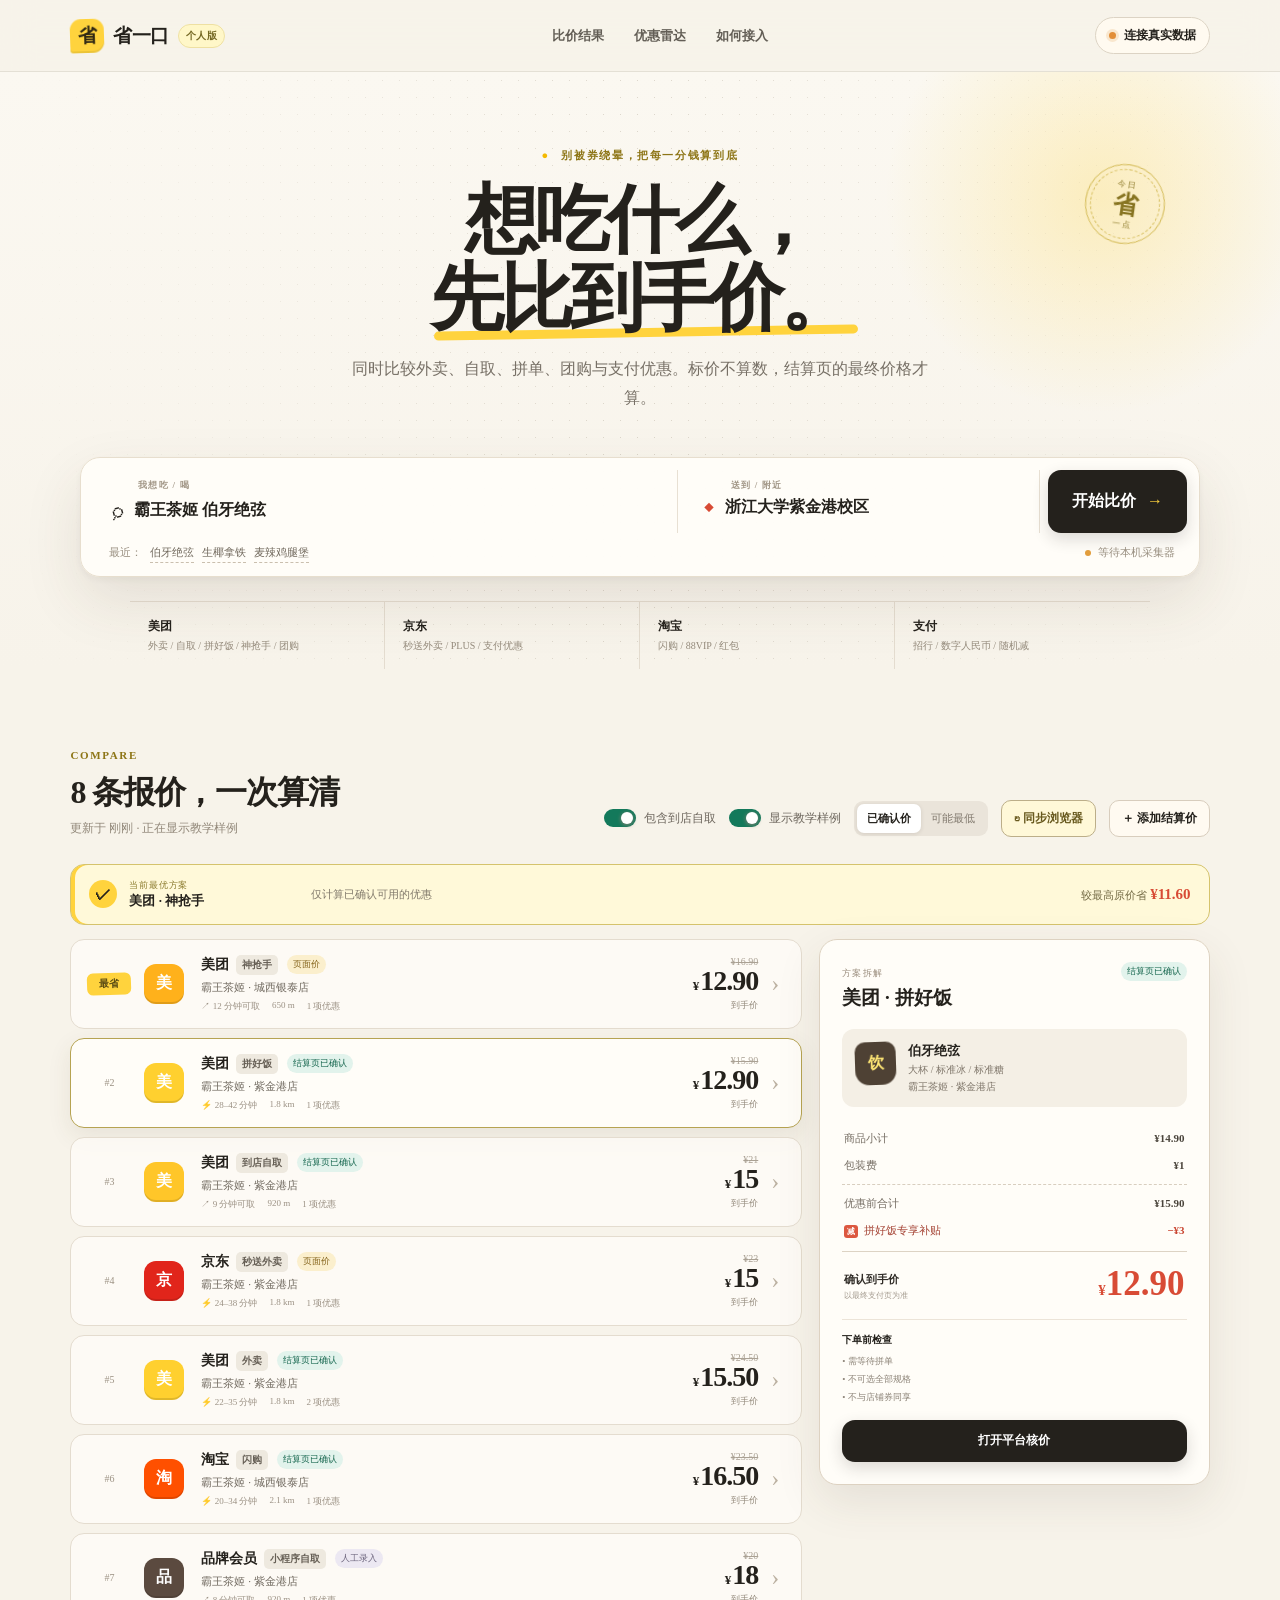
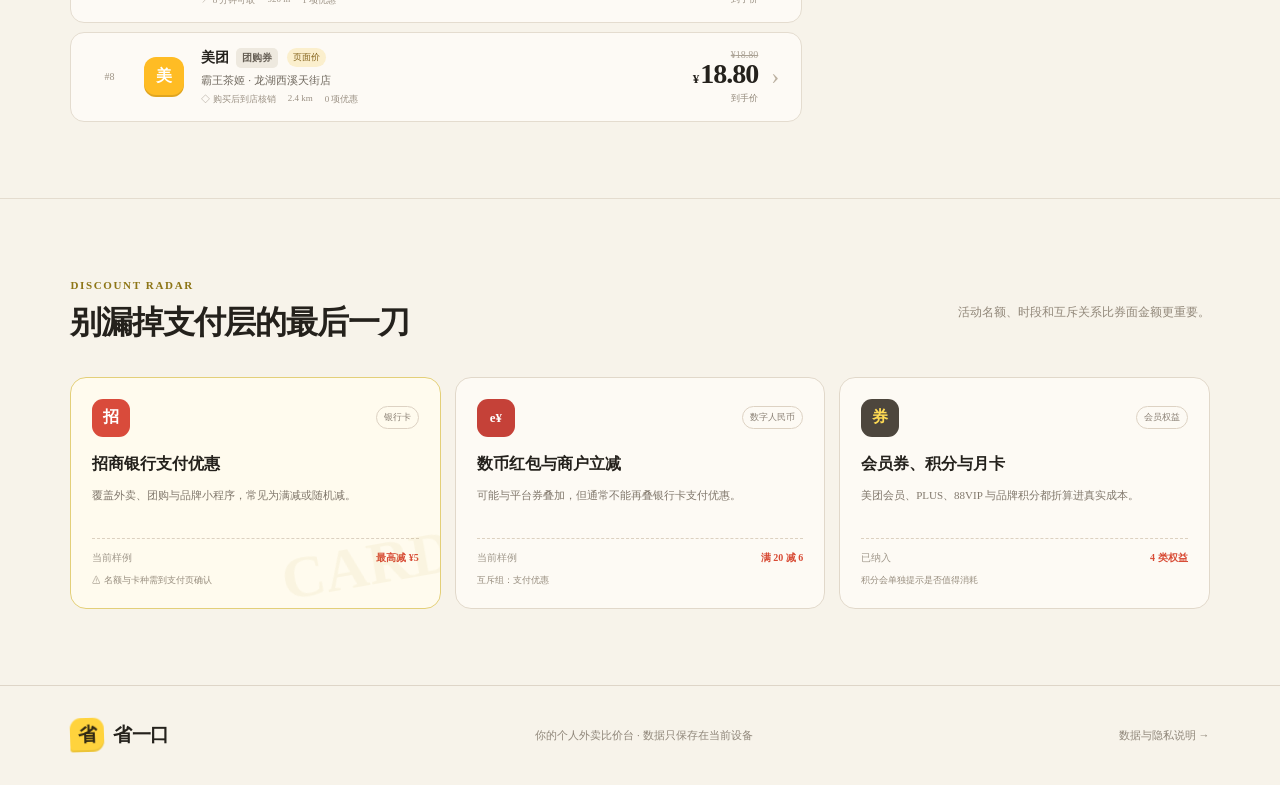
<file: index.html>
<!doctype html>
<html lang="zh-CN">
  <head>
    <meta charset="UTF-8" />
    <meta name="viewport" content="width=device-width, initial-scale=1.0" />
    <meta name="description" content="比较外卖、自取、拼单、团购、银行卡与数字人民币优惠，算出真实到手价。" />
    <meta property="og:title" content="省一口｜个人外卖优惠比价台" />
    <meta property="og:description" content="从本机浏览器采集已登录平台的真实报价。" />
    <link rel="icon" href="/favicon.svg" />
    <title>省一口｜个人外卖优惠比价台</title>
    <script type="module" crossorigin src="/assets/index-DDPH3Tz4.js"></script>
    <link rel="stylesheet" crossorigin href="/assets/index-DX4umS6t.css">
  </head>
  <body>
    <div id="root"></div>
  </body>
</html>
</file>
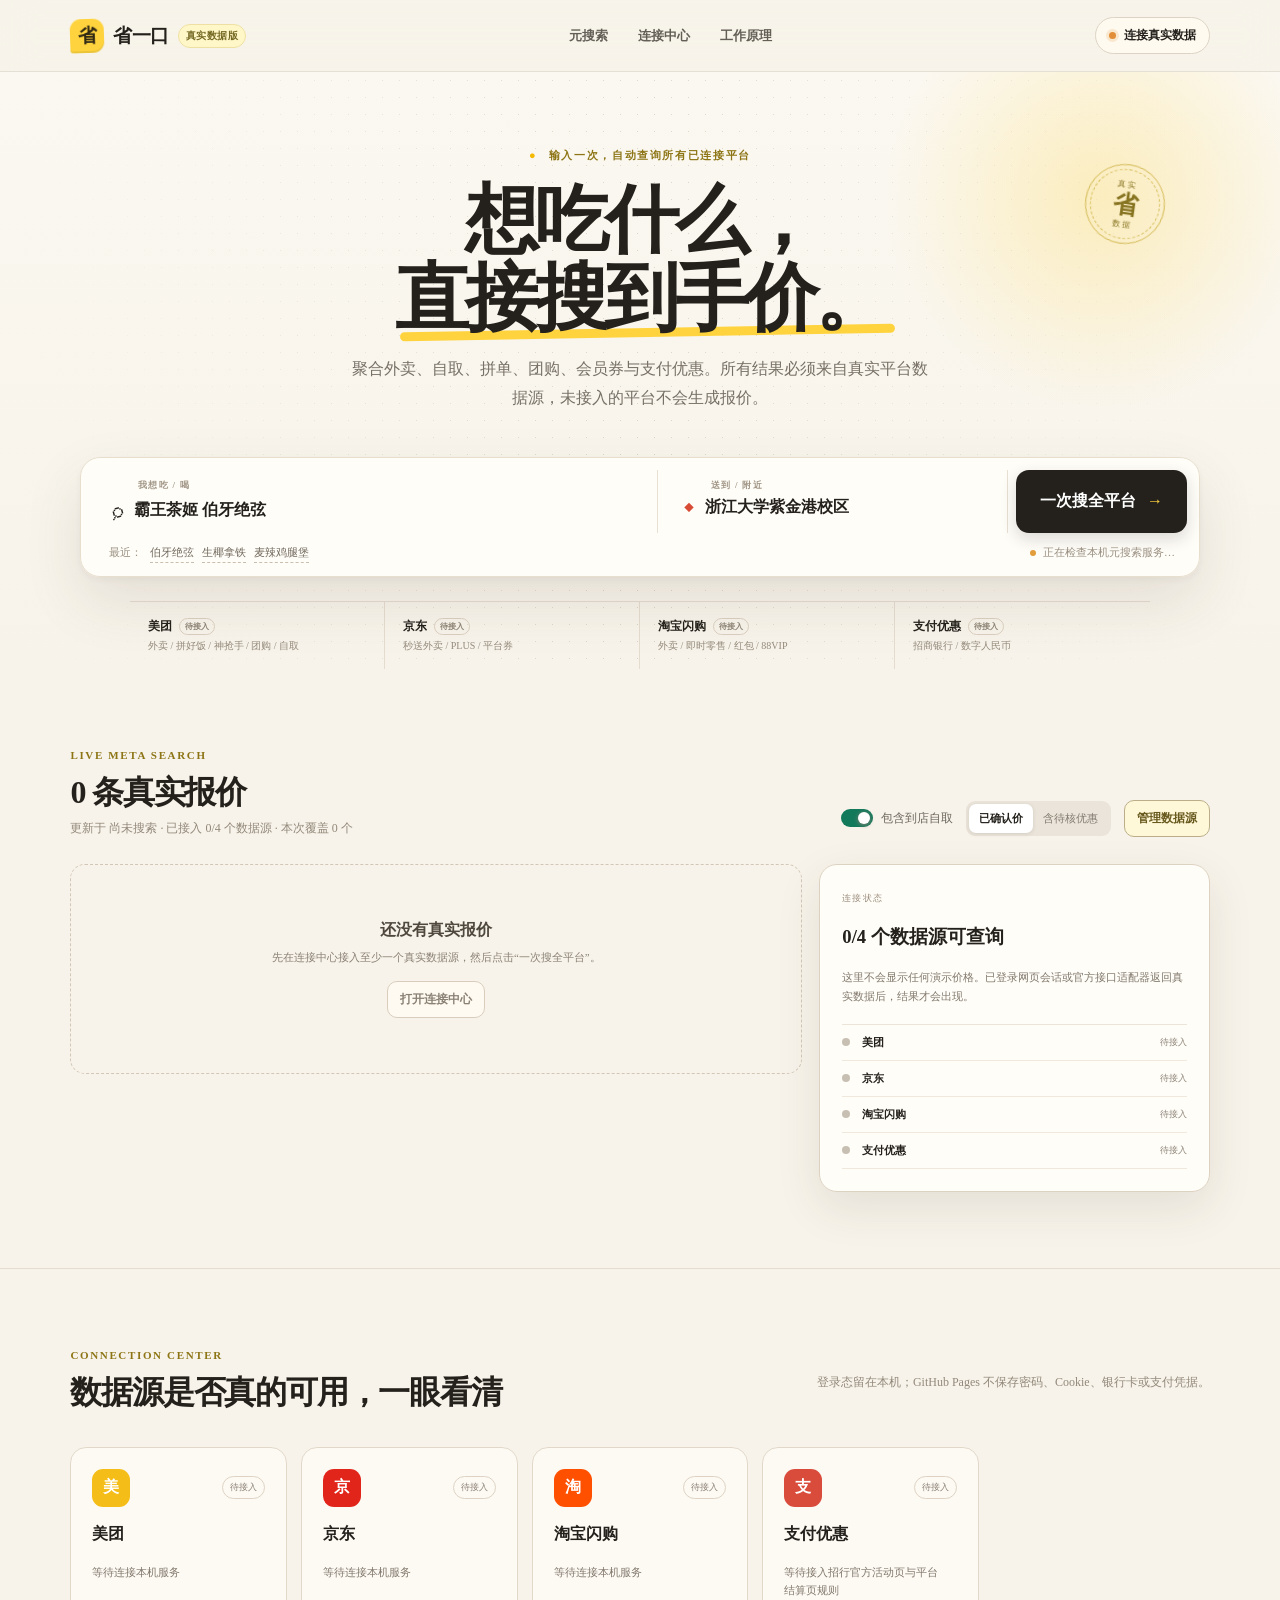
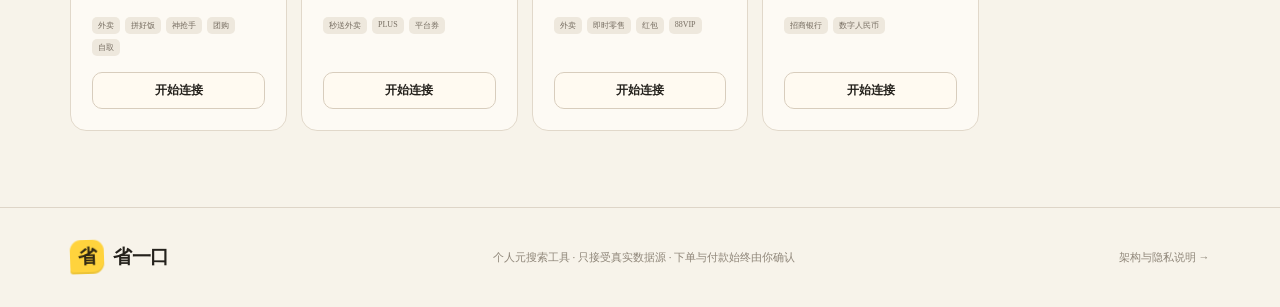
<file: shengyikou/index.html>
<!doctype html>
<html lang="zh-CN">
  <head>
    <meta charset="UTF-8" />
    <meta name="viewport" content="width=device-width, initial-scale=1.0" />
    <meta name="description" content="比较外卖、自取、拼单、团购、银行卡与数字人民币优惠，算出真实到手价。" />
    <meta property="og:title" content="省一口｜个人外卖优惠比价台" />
    <meta property="og:description" content="从本机浏览器采集已登录平台的真实报价。" />
    <link rel="icon" href="/shengyikou/favicon.svg" />
    <title>省一口｜个人外卖优惠比价台</title>
    <script type="module" crossorigin src="/shengyikou/assets/index-B_aYnl_v.js"></script>
    <link rel="stylesheet" crossorigin href="/shengyikou/assets/index-eoS1HIRp.css">
  </head>
  <body>
    <div id="root"></div>
  </body>
</html>
</file>
<file: assets/index-DX4umS6t.css>
:root{--ink:#24211c;--muted:#777066;--paper:#f7f3ea;--card:#fffdf8;--yellow:#ffd33d;--yellow-deep:#f4b900;--green:#13795b;--red:#d84b35;--line:#e8e0d3}*{box-sizing:border-box}html{scroll-behavior:smooth}body{background:var(--paper);color:var(--ink);font-family:var(--font-geist-sans), "PingFang SC", "Microsoft YaHei", sans-serif;margin:0}button,input,select{font:inherit}button,a{-webkit-tap-highlight-color:transparent}button{color:inherit}a{color:inherit;text-decoration:none}.topbar{-webkit-backdrop-filter:blur(18px);backdrop-filter:blur(18px);z-index:30;background:#f7f3eaeb;border-bottom:1px solid #3f34251a;justify-content:space-between;align-items:center;height:72px;padding:0 5.5vw;display:flex;position:sticky;top:0}.brand{letter-spacing:-.5px;align-items:center;gap:9px;font-size:19px;font-weight:800;display:inline-flex}.brand-mark{background:var(--yellow);color:#2f2713;border-radius:11px 11px 11px 3px;place-items:center;width:34px;height:34px;font-weight:900;display:grid;transform:rotate(-2deg);box-shadow:inset 0 -2px #4a39001a}.beta{letter-spacing:.5px;color:#756823;background:#fff7c8;border:1px solid #eee0a2;border-radius:99px;padding:4px 7px;font-size:10px;font-weight:700}.nav-links{color:#635e56;align-items:center;gap:30px;font-size:13px;font-weight:600;display:flex}.nav-links a:hover,.text-button:hover{color:var(--ink)}.text-button{cursor:pointer;background:0 0;border:0;padding:0}.account-chip{cursor:pointer;background:#fffaf0;border:1px solid #dcd3c4;border-radius:999px;padding:9px 13px;font-size:12px;font-weight:650}.account-chip.connected{color:#17664f;background:#eef8f3;border-color:#b7d6c8}.account-chip.connected .status-dot{background:#1a8b68;box-shadow:0 0 0 3px #d9eee7}.status-dot{background:#e28e38;border-radius:50%;width:7px;height:7px;margin-right:5px;display:inline-block;box-shadow:0 0 0 3px #f9e7ce}.hero{background:radial-gradient(circle at 86% 21%, #ffd33d47, transparent 18%), linear-gradient(180deg, #fbf8f1 0%, var(--paper) 100%);min-height:520px;padding:76px 5.5vw 0;position:relative;overflow:hidden}.hero:before{content:"";pointer-events:none;opacity:.25;background-image:radial-gradient(#82745d .6px,#0000 .7px);background-size:17px 17px;position:absolute;inset:0;-webkit-mask-image:linear-gradient(90deg,#0000 0%,#000 50%,#0000 100%);mask-image:linear-gradient(90deg,#0000 0%,#000 50%,#0000 100%)}.hero-copy{text-align:center;z-index:1;max-width:720px;margin:0 auto;position:relative}.eyebrow,.section-kicker{color:#8d7516;text-transform:uppercase;letter-spacing:1.65px;font-size:11px;font-weight:800}.eyebrow span{color:var(--yellow-deep);margin-right:7px}h1{letter-spacing:-4px;margin:19px 0 18px;font-family:Georgia,Noto Serif SC,serif;font-size:clamp(44px,6vw,74px);font-weight:750;line-height:1.05}h1 em{white-space:nowrap;font-style:normal;position:relative}h1 em:after{content:"";background:var(--yellow);z-index:-1;border-radius:9px;height:9px;position:absolute;bottom:2px;left:1%;right:-2%;transform:rotate(-1deg)}.hero-copy p{color:var(--muted);max-width:590px;margin:0 auto;font-size:16px;line-height:1.8}.hero-stamp{color:#877421;z-index:1;border:1px solid #d3ba55;border-radius:50%;flex-direction:column;justify-content:center;align-items:center;gap:2px;width:80px;height:80px;font-family:serif;display:flex;position:absolute;top:92px;right:9vw;transform:rotate(8deg)}.hero-stamp:before{content:"";border:1px dashed #d3ba55;border-radius:50%;position:absolute;inset:4px}.hero-stamp span{letter-spacing:2px;font-size:8px}.hero-stamp strong{font-size:25px;line-height:1}.search-panel{z-index:2;background:#fffdf8f7;border:1px solid #e7dece;border-radius:20px;max-width:1120px;margin:44px auto 0;padding:12px;position:relative;box-shadow:0 24px 60px #4639231c,0 3px 8px #4639230d}.search-row{grid-template-columns:1.65fr 1fr auto;gap:8px;display:grid}.search-field{border-right:1px solid var(--line);min-width:0;padding:9px 18px}.field-label{text-transform:uppercase;color:#a29787;letter-spacing:1.3px;margin:0 0 6px 27px;font-size:9px;font-weight:800;display:block}.input-line{align-items:center;gap:9px;display:flex}.input-line input{width:100%;min-width:0;color:var(--ink);background:0 0;border:0;outline:0;font-weight:650}.search-icon{font-size:23px;transform:rotate(-15deg)}.pin-icon{color:var(--red);font-size:10px}.primary-button{background:var(--ink);color:#fff;cursor:pointer;border:0;border-radius:13px;min-height:58px;padding:0 24px;font-weight:750;transition:transform .2s,box-shadow .2s;box-shadow:0 6px 16px #24211c29}.primary-button:hover{transform:translateY(-1px);box-shadow:0 9px 22px #24211c38}.primary-button span{color:var(--yellow);margin-left:7px}.search-footer{color:#998f80;justify-content:space-between;align-items:center;gap:15px;padding:10px 12px 1px 16px;font-size:11px;display:flex}.quick-tags{flex-wrap:wrap;align-items:center;gap:8px;display:flex}.quick-tags button{cursor:pointer;color:#71695d;background:0 0;border:0;border-bottom:1px dashed #cabfae;padding:2px 0}.data-note{white-space:nowrap}.data-note.connected-note{color:#17664f}.data-note.connected-note .pulse{background:#1a8b68}.pulse{background:#e29d3c;border-radius:50%;width:6px;height:6px;margin-right:4px;animation:1.7s infinite pulse;display:inline-block}@keyframes pulse{50%{box-shadow:0 0 0 5px #e29d3c24}}.coverage-strip{z-index:1;border-top:1px solid #e4dccf;grid-template-columns:repeat(4,1fr);max-width:1020px;margin:24px auto 0;display:grid;position:relative}.coverage-item{border-right:1px solid #e4dccf;flex-direction:column;padding:16px 18px;display:flex}.coverage-item:last-child{border-right:0}.coverage-item strong{font-size:12px}.coverage-item span{color:#948a7b;margin-top:4px;font-size:10px}.workspace,.radar-section{max-width:1460px;margin:0 auto;padding:76px 5.5vw}.section-heading{justify-content:space-between;align-items:flex-end;gap:30px;margin-bottom:27px;display:flex}.section-heading h2{letter-spacing:-1.2px;margin:8px 0 5px;font-family:Georgia,Noto Serif SC,serif;font-size:32px}.section-heading p{color:#92887a;margin:0;font-size:12px}.toolbar{flex-wrap:wrap;justify-content:flex-end;align-items:center;gap:13px;display:flex}.switch-label{color:#6e675e;cursor:pointer;align-items:center;gap:8px;font-size:12px;display:flex}.switch-label input{opacity:0;position:absolute}.switch{background:#cfc8bd;border-radius:99px;width:32px;height:18px;transition:all .2s;position:relative}.switch:after{content:"";background:#fff;border-radius:50%;width:12px;height:12px;transition:all .2s;position:absolute;top:3px;left:3px;box-shadow:0 1px 4px #8b8377}.switch-label input:checked+.switch{background:var(--green)}.switch-label input:checked+.switch:after{transform:translate(14px)}.mode-switch{background:#eae4da;border-radius:9px;padding:3px;display:flex}.mode-switch button{cursor:pointer;color:#81796e;background:0 0;border:0;border-radius:7px;padding:7px 10px;font-size:11px}.mode-switch button.active{color:var(--ink);background:#fff;font-weight:750;box-shadow:0 1px 4px #322c251f}.secondary-button{cursor:pointer;background:#fffaf1;border:1px solid #d8cdbd;border-radius:10px;padding:9px 12px;font-size:12px;font-weight:700}.sync-button{color:#68591e;cursor:pointer;background:#fff8d8;border:1px solid #bcae89;border-radius:10px;padding:9px 12px;font-size:12px;font-weight:750}.sync-button.ready{color:#17664f;background:#edf7f2;border-color:#b7d6c8}.sync-button.syncing{opacity:.65;cursor:wait}.sync-button.missing{color:#a04638;background:#fff2ef;border-color:#e0c2ba}.source-link{justify-content:center;align-items:center;text-decoration:none;display:flex}.winner-banner{box-shadow:inset 4px 0 0 var(--yellow);background:#fff9d9;border:1px solid #d5c36c;border-radius:14px;align-items:center;gap:12px;margin-bottom:14px;padding:14px 18px;display:flex}.winner-icon{background:var(--yellow);border-radius:50%;place-items:center;width:28px;height:28px;font-weight:900;display:grid}.winner-banner>div:nth-child(2){flex-direction:column;min-width:170px;display:flex}.winner-banner span{color:#8b7b2e;letter-spacing:.8px;font-size:9px}.winner-banner strong{font-size:13px}.winner-reason{color:#80786a;flex:1;font-size:11px}.winner-save{color:#746b45;font-size:11px}.winner-save strong{color:var(--red);font-size:15px}.comparison-grid{grid-template-columns:minmax(0,1.5fr) minmax(330px,.8fr);align-items:start;gap:17px;display:grid}.quote-list{flex-direction:column;gap:9px;display:flex}.quote-card{text-align:left;cursor:pointer;background:#fffdf8bf;border:1px solid #e4dccf;border-radius:14px;grid-template-columns:44px 44px minmax(0,1fr) auto 14px;align-items:center;gap:13px;width:100%;padding:15px 16px;transition:border .2s,background .2s,transform .2s,box-shadow .2s;display:grid}.quote-card:hover{background:#fffdf8;border-color:#cdbf9c;transform:translateY(-1px)}.quote-card.selected{background:#fffdf8;border-color:#b6a352;box-shadow:0 8px 24px #4d3e2517}.rank{color:#9d9385;text-align:center;font-size:10px}.quote-card:first-child .rank{background:var(--yellow);color:#5d4d14;border-radius:6px;padding:4px 5px;font-weight:850;transform:rotate(-2deg)}.platform-avatar{color:#fff;border-radius:12px;place-items:center;width:40px;height:40px;font-weight:900;display:grid;box-shadow:inset 0 -2px #0000001f}.quote-main{min-width:0}.quote-title{align-items:center;gap:7px;min-width:0;display:flex}.quote-title strong{font-size:14px}.quote-title>span{color:#665f55;background:#eee9df;border-radius:5px;padding:3px 6px;font-size:10px;font-weight:650}.quote-title i,.source-pill{border-radius:99px;margin-left:2px;padding:3px 6px;font-size:9px;font-style:normal}.source-confirmed{color:#17674f;background:#e2f3ec}.source-page{color:#84631b;background:#fbefcd}.source-manual{color:#6d657d;background:#ece8f2}.merchant{color:#70695f;white-space:nowrap;text-overflow:ellipsis;margin:5px 0;font-size:11px;overflow:hidden}.quote-meta{color:#9b9184;gap:12px;font-size:9px;display:flex}.quote-price{flex-direction:column;align-items:flex-end;min-width:82px;display:flex}.quote-price .original{color:#aaa194;font-size:10px;text-decoration:line-through}.quote-price strong{letter-spacing:-1px;font-family:Georgia,serif;font-size:28px;line-height:1}.quote-price strong small{margin-right:2px;font-size:13px}.quote-price em{color:#93897b;margin-top:4px;font-size:9px;font-style:normal}.card-arrow{color:#bcb1a1;font-size:24px}.detail-card{background:var(--card);border:1px solid #ddd2c1;border-radius:18px;padding:22px;position:sticky;top:89px;box-shadow:0 16px 45px #493b261a}.detail-header{justify-content:space-between;align-items:flex-start;display:flex}.detail-label{color:#9b8e7e;letter-spacing:1.2px;font-size:9px}.detail-header h3{margin:5px 0 0;font-size:19px}.source-pill{margin:0}.product-box{background:#f4efe5;border-radius:12px;gap:12px;margin:18px 0;padding:13px;display:flex}.cup-icon{color:#ffe775;background:#4e4134;border-radius:10px 10px 14px 14px;flex:0 0 41px;place-items:center;height:43px;font-family:serif;font-weight:800;display:grid;transform:rotate(-2deg)}.product-box>div:last-child{flex-direction:column;min-width:0;display:flex}.product-box strong{font-size:13px}.product-box span,.product-box small{color:#7d7468;white-space:nowrap;text-overflow:ellipsis;margin-top:3px;font-size:10px;overflow:hidden}.receipt{font-size:11px}.receipt>div{color:#766e64;justify-content:space-between;align-items:center;padding:6px 2px;display:flex}.receipt>div strong{color:#4a443b}.receipt-divider{border-top:1px dashed #d8cebf;margin-top:5px;padding-top:11px!important}.discount-line{color:#a44233!important}.discount-line b{color:#fff;background:#dc5840;border-radius:3px;margin-right:6px;padding:2px 3px;font-size:8px}.discount-line i{border:1px solid #d7a79c;border-radius:4px;margin-left:5px;padding:1px 3px;font-size:8px;font-style:normal}.discount-line strong{color:#c94531!important}.receipt-total{border-top:1px solid #ddd3c4;margin-top:7px;align-items:flex-end!important;padding-top:14px!important}.receipt-total>span{color:#302c27;flex-direction:column;font-weight:750;display:flex}.receipt-total span small{color:#a39a8e;margin-top:3px;font-size:8px;font-weight:400}.receipt-total>strong{font-family:Georgia,serif;font-size:35px;line-height:1;color:var(--red)!important}.receipt-total strong small{font-size:15px}.potential-tip{color:#776628;cursor:pointer;background:#fff8d8;border:1px solid #e7d48c;border-radius:9px;justify-content:space-between;width:100%;margin:12px 0;padding:10px;font-size:9px;display:flex}.potential-tip b{color:#514516}.constraints{border-top:1px solid #ece4d8;flex-direction:column;gap:5px;margin-top:12px;padding-top:13px;display:flex}.constraints strong{margin-bottom:3px;font-size:10px}.constraints span{color:#8b8276;font-size:9px}.detail-actions{gap:8px;margin-top:16px;display:flex}.primary-button.small{flex:1;min-height:42px;padding:0 18px;font-size:12px}.delete-button{color:#b54a3c;cursor:pointer;background:#fff8f6;border:1px solid #e1c7c2;border-radius:10px;padding:0 12px;font-size:11px}.empty-state{text-align:center;color:#8a8175;border:1px dashed #d2c7b7;border-radius:15px;place-content:center;gap:7px;min-height:210px;display:grid}.empty-state strong{color:#4f483e}.radar-section{border-top:1px solid #e4dccf}.section-heading.compact{align-items:center}.radar-grid{grid-template-columns:repeat(3,1fr);gap:14px;display:grid}.radar-card{background:#fffdf8b3;border:1px solid #e1d8ca;border-radius:16px;min-height:225px;padding:21px;position:relative;overflow:hidden}.radar-card.featured{background:#fffbee;border-color:#e3cf79}.radar-card.featured:after{content:"CARD";color:#bfa12412;font-family:Georgia,serif;font-size:60px;font-weight:900;position:absolute;bottom:8px;right:-15px;transform:rotate(-10deg)}.radar-top{justify-content:space-between;align-items:center;display:flex}.bank-icon,.ecny-icon,.member-icon{color:#fff;background:#d94b3b;border-radius:11px;place-items:center;width:38px;height:38px;font-weight:850;display:grid}.ecny-icon{background:#c54138;font-size:13px}.member-icon{color:#ffdb54;background:#4d463d}.radar-tag{color:#8b8175;border:1px solid #ddd2c3;border-radius:99px;padding:4px 7px;font-size:9px}.radar-card h3{margin:17px 0 7px;font-size:16px}.radar-card p{color:#81786c;max-width:90%;min-height:38px;font-size:11px;line-height:1.7}.radar-rule{border-top:1px dashed #dcd1c0;justify-content:space-between;margin-top:14px;padding-top:12px;font-size:10px;display:flex}.radar-rule span{color:#a1998c}.radar-rule strong{color:var(--red)}.radar-card small{color:#978d7e;margin-top:9px;font-size:9px;display:block}footer{color:#8f8679;border-top:1px solid #ded5c8;justify-content:space-between;align-items:center;min-height:100px;padding:20px 5.5vw;font-size:11px;display:flex}.footer-brand{color:var(--ink)}.overlay{z-index:80;-webkit-backdrop-filter:blur(5px);backdrop-filter:blur(5px);background:#221e1885;justify-content:flex-end;animation:.18s fade;display:flex;position:fixed;inset:0}.backdrop-button{cursor:default;background:0 0;border:0;width:100%;height:100%;position:absolute;inset:0}@keyframes fade{0%{opacity:0}}.drawer{z-index:1;background:#fbf8f1;width:min(500px,94vw);height:100%;padding:34px;animation:.25s slide;position:relative;overflow-y:auto;box-shadow:-20px 0 60px #0000002e}@keyframes slide{0%{transform:translate(30px)}}.drawer-head{justify-content:space-between;margin-bottom:24px;display:flex}.drawer h2,.help-modal h2{margin:7px 0;font-family:Georgia,Noto Serif SC,serif;font-size:28px}.drawer-head p,.help-modal>p{color:#81786c;margin:0;font-size:12px;line-height:1.7}.close-button{cursor:pointer;color:#776f64;background:#fff;border:1px solid #d8cfc1;border-radius:50%;flex:none;width:33px;height:33px;font-size:21px}form{flex-direction:column;gap:14px;display:flex}form label{color:#71695f;font-size:10px;font-weight:700}form input,form select{background:#fffdf9;border:1px solid #dbd1c2;border-radius:9px;outline:0;width:100%;margin-top:6px;padding:11px 12px;font-size:12px}form input:focus,form select:focus{border-color:#ac9850;box-shadow:0 0 0 3px #d3bc571f}.form-grid{grid-template-columns:1fr 1fr;gap:12px;display:grid}.privacy-note,.safety-box{background:#eff5ef;border:1px solid #d5e4d6;border-radius:10px;flex-direction:column;gap:4px;padding:12px;display:flex}.privacy-note strong,.safety-box strong{color:#326049;font-size:10px}.privacy-note span,.safety-box span{color:#708075;font-size:9px;line-height:1.5}.submit-button{width:100%;margin-top:4px}.overlay.centered{justify-content:center;align-items:center;padding:20px}.help-modal{z-index:1;background:#fbf8f1;border-radius:20px;max-width:540px;padding:34px;position:relative;box-shadow:0 30px 90px #00000038}.help-modal>.close-button{position:absolute;top:18px;right:18px}.steps{flex-direction:column;gap:9px;margin:22px 0;display:flex}.steps>div{background:#fffdf9;border:1px solid #e0d7c9;border-radius:11px;align-items:center;gap:12px;padding:11px;display:flex}.steps b{background:var(--yellow);border-radius:8px;flex:none;place-items:center;width:27px;height:27px;font-size:11px;display:grid}.steps span{color:#82796d;flex-direction:column;gap:2px;font-size:10px;display:flex}.steps strong{color:var(--ink);font-size:11px}.help-modal .submit-button{min-height:46px;margin-top:17px}.download-extension{justify-content:center;align-items:center;min-height:46px;margin-top:17px;font-size:12px;display:flex}@media (width<=980px){.nav-links,.hero-stamp{display:none}.search-row{grid-template-columns:1fr 1fr}.primary-button{grid-column:1/-1;min-height:52px}.search-field.location-field{border-right:0}.comparison-grid{grid-template-columns:1fr}.detail-card{position:static}.section-heading{flex-direction:column;align-items:flex-start}.toolbar{justify-content:flex-start}}@media (width<=680px){.topbar{height:62px;padding:0 18px}.account-chip{padding:10px;font-size:0}.account-chip:after{content:"连接";font-size:11px}.hero{padding:55px 16px 0}h1{letter-spacing:-2.5px;font-size:42px}.hero-copy p{font-size:13px}.search-panel{margin-top:30px;padding:9px}.search-row{grid-template-columns:1fr}.search-field{border-right:0;border-bottom:1px solid var(--line)}.search-footer{flex-direction:column;align-items:flex-start}.data-note{white-space:normal}.coverage-strip{grid-template-columns:1fr 1fr}.coverage-item:nth-child(2){border-right:0}.coverage-item{border-bottom:1px solid #e4dccf}.workspace,.radar-section{padding:54px 14px}.section-heading h2{font-size:27px}.toolbar{width:100%}.mode-switch{order:3;width:100%}.mode-switch button{flex:1}.winner-banner{flex-wrap:wrap}.winner-reason{flex-basis:100%;order:4}.quote-card{grid-template-columns:32px 36px minmax(0,1fr) auto;gap:8px;padding:13px 10px}.platform-avatar{border-radius:9px;width:34px;height:34px}.quote-title i{display:none}.merchant{max-width:170px}.quote-meta span:nth-child(n+2){display:none}.quote-price strong{font-size:24px}.card-arrow{display:none}.detail-card{padding:18px}.radar-grid{grid-template-columns:1fr}.section-heading.compact p{display:none}footer{flex-direction:column;align-items:flex-start;gap:12px}.drawer{padding:24px 20px}.form-grid{grid-template-columns:1fr}.help-modal{padding:28px 20px}}@media (prefers-reduced-motion:reduce){*{scroll-behavior:auto!important;transition:none!important;animation:none!important}}
</file>
<file: shengyikou/assets/index-eoS1HIRp.css>
:root{--ink:#24211c;--muted:#777066;--paper:#f7f3ea;--card:#fffdf8;--yellow:#ffd33d;--yellow-deep:#f4b900;--green:#13795b;--red:#d84b35;--line:#e8e0d3}*{box-sizing:border-box}html{scroll-behavior:smooth}body{background:var(--paper);color:var(--ink);font-family:var(--font-geist-sans), "PingFang SC", "Microsoft YaHei", sans-serif;margin:0}button,input,select{font:inherit}button,a{-webkit-tap-highlight-color:transparent}button{color:inherit}button:disabled{cursor:wait;opacity:.65}a{color:inherit;text-decoration:none}.topbar{-webkit-backdrop-filter:blur(18px);backdrop-filter:blur(18px);z-index:30;background:#f7f3eaeb;border-bottom:1px solid #3f34251a;justify-content:space-between;align-items:center;height:72px;padding:0 5.5vw;display:flex;position:sticky;top:0}.brand{letter-spacing:-.5px;align-items:center;gap:9px;font-size:19px;font-weight:800;display:inline-flex}.brand-mark{background:var(--yellow);color:#2f2713;border-radius:11px 11px 11px 3px;place-items:center;width:34px;height:34px;font-weight:900;display:grid;transform:rotate(-2deg);box-shadow:inset 0 -2px #4a39001a}.beta{letter-spacing:.5px;color:#756823;background:#fff7c8;border:1px solid #eee0a2;border-radius:99px;padding:4px 7px;font-size:10px;font-weight:700}.nav-links{color:#635e56;align-items:center;gap:30px;font-size:13px;font-weight:600;display:flex}.nav-links a:hover,.text-button:hover{color:var(--ink)}.text-button{cursor:pointer;background:0 0;border:0;padding:0}.account-chip{cursor:pointer;background:#fffaf0;border:1px solid #dcd3c4;border-radius:999px;padding:9px 13px;font-size:12px;font-weight:650}.account-chip.connected{color:#17664f;background:#eef8f3;border-color:#b7d6c8}.account-chip.connected .status-dot{background:#1a8b68;box-shadow:0 0 0 3px #d9eee7}.status-dot{background:#e28e38;border-radius:50%;width:7px;height:7px;margin-right:5px;display:inline-block;box-shadow:0 0 0 3px #f9e7ce}.hero{background:radial-gradient(circle at 86% 21%, #ffd33d47, transparent 18%), linear-gradient(180deg, #fbf8f1 0%, var(--paper) 100%);min-height:520px;padding:76px 5.5vw 0;position:relative;overflow:hidden}.hero:before{content:"";pointer-events:none;opacity:.25;background-image:radial-gradient(#82745d .6px,#0000 .7px);background-size:17px 17px;position:absolute;inset:0;-webkit-mask-image:linear-gradient(90deg,#0000 0%,#000 50%,#0000 100%);mask-image:linear-gradient(90deg,#0000 0%,#000 50%,#0000 100%)}.hero-copy{text-align:center;z-index:1;max-width:720px;margin:0 auto;position:relative}.eyebrow,.section-kicker{color:#8d7516;text-transform:uppercase;letter-spacing:1.65px;font-size:11px;font-weight:800}.eyebrow span{color:var(--yellow-deep);margin-right:7px}h1{letter-spacing:-4px;margin:19px 0 18px;font-family:Georgia,Noto Serif SC,serif;font-size:clamp(44px,6vw,74px);font-weight:750;line-height:1.05}h1 em{white-space:nowrap;font-style:normal;position:relative}h1 em:after{content:"";background:var(--yellow);z-index:-1;border-radius:9px;height:9px;position:absolute;bottom:2px;left:1%;right:-2%;transform:rotate(-1deg)}.hero-copy p{color:var(--muted);max-width:590px;margin:0 auto;font-size:16px;line-height:1.8}.hero-stamp{color:#877421;z-index:1;border:1px solid #d3ba55;border-radius:50%;flex-direction:column;justify-content:center;align-items:center;gap:2px;width:80px;height:80px;font-family:serif;display:flex;position:absolute;top:92px;right:9vw;transform:rotate(8deg)}.hero-stamp:before{content:"";border:1px dashed #d3ba55;border-radius:50%;position:absolute;inset:4px}.hero-stamp span{letter-spacing:2px;font-size:8px}.hero-stamp strong{font-size:25px;line-height:1}.search-panel{z-index:2;background:#fffdf8f7;border:1px solid #e7dece;border-radius:20px;max-width:1120px;margin:44px auto 0;padding:12px;position:relative;box-shadow:0 24px 60px #4639231c,0 3px 8px #4639230d}.search-row{grid-template-columns:1.65fr 1fr auto;gap:8px;display:grid}.search-field{border-right:1px solid var(--line);min-width:0;padding:9px 18px}.field-label{text-transform:uppercase;color:#a29787;letter-spacing:1.3px;margin:0 0 6px 27px;font-size:9px;font-weight:800;display:block}.input-line{align-items:center;gap:9px;display:flex}.input-line input{width:100%;min-width:0;color:var(--ink);background:0 0;border:0;outline:0;font-weight:650}.search-icon{font-size:23px;transform:rotate(-15deg)}.pin-icon{color:var(--red);font-size:10px}.primary-button{background:var(--ink);color:#fff;cursor:pointer;border:0;border-radius:13px;min-height:58px;padding:0 24px;font-weight:750;transition:transform .2s,box-shadow .2s;box-shadow:0 6px 16px #24211c29}.primary-button:hover{transform:translateY(-1px);box-shadow:0 9px 22px #24211c38}.primary-button span{color:var(--yellow);margin-left:7px}.search-footer{color:#998f80;justify-content:space-between;align-items:center;gap:15px;padding:10px 12px 1px 16px;font-size:11px;display:flex}.quick-tags{flex-wrap:wrap;align-items:center;gap:8px;display:flex}.quick-tags button{cursor:pointer;color:#71695d;background:0 0;border:0;border-bottom:1px dashed #cabfae;padding:2px 0}.data-note{white-space:nowrap}.data-note.connected-note{color:#17664f}.data-note.connected-note .pulse{background:#1a8b68}.pulse{background:#e29d3c;border-radius:50%;width:6px;height:6px;margin-right:4px;animation:1.7s infinite pulse;display:inline-block}@keyframes pulse{50%{box-shadow:0 0 0 5px #e29d3c24}}.coverage-strip{z-index:1;border-top:1px solid #e4dccf;grid-template-columns:repeat(4,1fr);max-width:1020px;margin:24px auto 0;display:grid;position:relative}.coverage-item{border-right:1px solid #e4dccf;flex-direction:column;padding:16px 18px;display:flex}.coverage-item:last-child{border-right:0}.coverage-item strong{align-items:center;gap:7px;font-size:12px;display:flex}.coverage-item span{color:#948a7b;margin-top:4px;font-size:10px}.mini-state{color:#8d8375;border:1px solid #d9cfbf;border-radius:99px;padding:2px 5px;font-size:8px;font-style:normal}.mini-state.connected,.mini-state.searching{color:#17664f;background:#edf7f2;border-color:#b7d6c8}.mini-state.needs_mobile{color:#765d19;background:#fff8d8;border-color:#dfcf91}.mini-state.error{color:#a04638;background:#fff2ef;border-color:#e0c2ba}.workspace,.radar-section{max-width:1460px;margin:0 auto;padding:76px 5.5vw}.section-heading{justify-content:space-between;align-items:flex-end;gap:30px;margin-bottom:27px;display:flex}.section-heading h2{letter-spacing:-1.2px;margin:8px 0 5px;font-family:Georgia,Noto Serif SC,serif;font-size:32px}.section-heading p{color:#92887a;margin:0;font-size:12px}.toolbar{flex-wrap:wrap;justify-content:flex-end;align-items:center;gap:13px;display:flex}.switch-label{color:#6e675e;cursor:pointer;align-items:center;gap:8px;font-size:12px;display:flex}.switch-label input{opacity:0;position:absolute}.switch{background:#cfc8bd;border-radius:99px;width:32px;height:18px;transition:all .2s;position:relative}.switch:after{content:"";background:#fff;border-radius:50%;width:12px;height:12px;transition:all .2s;position:absolute;top:3px;left:3px;box-shadow:0 1px 4px #8b8377}.switch-label input:checked+.switch{background:var(--green)}.switch-label input:checked+.switch:after{transform:translate(14px)}.mode-switch{background:#eae4da;border-radius:9px;padding:3px;display:flex}.mode-switch button{cursor:pointer;color:#81796e;background:0 0;border:0;border-radius:7px;padding:7px 10px;font-size:11px}.mode-switch button.active{color:var(--ink);background:#fff;font-weight:750;box-shadow:0 1px 4px #322c251f}.secondary-button{cursor:pointer;background:#fffaf1;border:1px solid #d8cdbd;border-radius:10px;padding:9px 12px;font-size:12px;font-weight:700}.sync-button{color:#68591e;cursor:pointer;background:#fff8d8;border:1px solid #bcae89;border-radius:10px;padding:9px 12px;font-size:12px;font-weight:750}.sync-button.ready{color:#17664f;background:#edf7f2;border-color:#b7d6c8}.sync-button.syncing{opacity:.65;cursor:wait}.sync-button.missing{color:#a04638;background:#fff2ef;border-color:#e0c2ba}.source-link{justify-content:center;align-items:center;text-decoration:none;display:flex}.winner-banner{box-shadow:inset 4px 0 0 var(--yellow);background:#fff9d9;border:1px solid #d5c36c;border-radius:14px;align-items:center;gap:12px;margin-bottom:14px;padding:14px 18px;display:flex}.winner-icon{background:var(--yellow);border-radius:50%;place-items:center;width:28px;height:28px;font-weight:900;display:grid}.winner-banner>div:nth-child(2){flex-direction:column;min-width:170px;display:flex}.winner-banner span{color:#8b7b2e;letter-spacing:.8px;font-size:9px}.winner-banner strong{font-size:13px}.winner-reason{color:#80786a;flex:1;font-size:11px}.winner-save{color:#746b45;font-size:11px}.winner-save strong{color:var(--red);font-size:15px}.comparison-grid{grid-template-columns:minmax(0,1.5fr) minmax(330px,.8fr);align-items:start;gap:17px;display:grid}.quote-list{flex-direction:column;gap:9px;display:flex}.quote-card{text-align:left;cursor:pointer;background:#fffdf8bf;border:1px solid #e4dccf;border-radius:14px;grid-template-columns:44px 44px minmax(0,1fr) auto 14px;align-items:center;gap:13px;width:100%;padding:15px 16px;transition:border .2s,background .2s,transform .2s,box-shadow .2s;display:grid}.quote-card:hover{background:#fffdf8;border-color:#cdbf9c;transform:translateY(-1px)}.quote-card.selected{background:#fffdf8;border-color:#b6a352;box-shadow:0 8px 24px #4d3e2517}.rank{color:#9d9385;text-align:center;font-size:10px}.quote-card:first-child .rank{background:var(--yellow);color:#5d4d14;border-radius:6px;padding:4px 5px;font-weight:850;transform:rotate(-2deg)}.platform-avatar{color:#fff;border-radius:12px;place-items:center;width:40px;height:40px;font-weight:900;display:grid;box-shadow:inset 0 -2px #0000001f}.quote-main{min-width:0}.quote-title{align-items:center;gap:7px;min-width:0;display:flex}.quote-title strong{font-size:14px}.quote-title>span{color:#665f55;background:#eee9df;border-radius:5px;padding:3px 6px;font-size:10px;font-weight:650}.quote-title i,.source-pill{border-radius:99px;margin-left:2px;padding:3px 6px;font-size:9px;font-style:normal}.source-confirmed{color:#17674f;background:#e2f3ec}.source-page{color:#84631b;background:#fbefcd}.source-manual{color:#6d657d;background:#ece8f2}.merchant{color:#70695f;white-space:nowrap;text-overflow:ellipsis;margin:5px 0;font-size:11px;overflow:hidden}.quote-meta{color:#9b9184;gap:12px;font-size:9px;display:flex}.quote-price{flex-direction:column;align-items:flex-end;min-width:82px;display:flex}.quote-price .original{color:#aaa194;font-size:10px;text-decoration:line-through}.quote-price strong{letter-spacing:-1px;font-family:Georgia,serif;font-size:28px;line-height:1}.quote-price strong small{margin-right:2px;font-size:13px}.quote-price em{color:#93897b;margin-top:4px;font-size:9px;font-style:normal}.card-arrow{color:#bcb1a1;font-size:24px}.detail-card{background:var(--card);border:1px solid #ddd2c1;border-radius:18px;padding:22px;position:sticky;top:89px;box-shadow:0 16px 45px #493b261a}.detail-header{justify-content:space-between;align-items:flex-start;display:flex}.detail-label{color:#9b8e7e;letter-spacing:1.2px;font-size:9px}.detail-header h3{margin:5px 0 0;font-size:19px}.source-pill{margin:0}.product-box{background:#f4efe5;border-radius:12px;gap:12px;margin:18px 0;padding:13px;display:flex}.cup-icon{color:#ffe775;background:#4e4134;border-radius:10px 10px 14px 14px;flex:0 0 41px;place-items:center;height:43px;font-family:serif;font-weight:800;display:grid;transform:rotate(-2deg)}.product-box>div:last-child{flex-direction:column;min-width:0;display:flex}.product-box strong{font-size:13px}.product-box span,.product-box small{color:#7d7468;white-space:nowrap;text-overflow:ellipsis;margin-top:3px;font-size:10px;overflow:hidden}.receipt{font-size:11px}.receipt>div{color:#766e64;justify-content:space-between;align-items:center;padding:6px 2px;display:flex}.receipt>div strong{color:#4a443b}.receipt-divider{border-top:1px dashed #d8cebf;margin-top:5px;padding-top:11px!important}.discount-line{color:#a44233!important}.discount-line b{color:#fff;background:#dc5840;border-radius:3px;margin-right:6px;padding:2px 3px;font-size:8px}.discount-line i{border:1px solid #d7a79c;border-radius:4px;margin-left:5px;padding:1px 3px;font-size:8px;font-style:normal}.discount-line strong{color:#c94531!important}.receipt-total{border-top:1px solid #ddd3c4;margin-top:7px;align-items:flex-end!important;padding-top:14px!important}.receipt-total>span{color:#302c27;flex-direction:column;font-weight:750;display:flex}.receipt-total span small{color:#a39a8e;margin-top:3px;font-size:8px;font-weight:400}.receipt-total>strong{font-family:Georgia,serif;font-size:35px;line-height:1;color:var(--red)!important}.receipt-total strong small{font-size:15px}.potential-tip{color:#776628;cursor:pointer;background:#fff8d8;border:1px solid #e7d48c;border-radius:9px;justify-content:space-between;width:100%;margin:12px 0;padding:10px;font-size:9px;display:flex}.potential-tip b{color:#514516}.constraints{border-top:1px solid #ece4d8;flex-direction:column;gap:5px;margin-top:12px;padding-top:13px;display:flex}.constraints strong{margin-bottom:3px;font-size:10px}.constraints span{color:#8b8276;font-size:9px}.detail-actions{gap:8px;margin-top:16px;display:flex}.primary-button.small{flex:1;min-height:42px;padding:0 18px;font-size:12px}.delete-button{color:#b54a3c;cursor:pointer;background:#fff8f6;border:1px solid #e1c7c2;border-radius:10px;padding:0 12px;font-size:11px}.empty-state{text-align:center;color:#8a8175;border:1px dashed #d2c7b7;border-radius:15px;place-content:center;gap:7px;min-height:210px;display:grid}.empty-state strong{color:#4f483e}.real-empty{padding:28px}.real-empty span{max-width:470px;font-size:11px;line-height:1.7}.real-empty .secondary-button{justify-self:center;margin-top:8px}.real-empty.searching{background:linear-gradient(110deg,#ffffff59,#fff4c48c,#ffffff59) 0 0/240% 100%;animation:1.8s linear infinite search-sheen}@keyframes search-sheen{to{background-position:-240% 0}}.connector-summary>p{color:#81786c;font-size:11px;line-height:1.7}.provider-mini-list{border-top:1px solid #ece4d8;flex-direction:column;margin-top:18px;display:flex}.provider-mini-list>div{border-bottom:1px solid #f0e8dc;grid-template-columns:12px 1fr auto;align-items:center;gap:8px;padding:10px 0;display:grid}.provider-mini-list strong{font-size:11px}.provider-mini-list small{color:#8e8579;font-size:9px}.provider-dot{background:#c8bfb3;border-radius:50%;width:8px;height:8px;display:inline-block}.provider-dot.connected,.provider-dot.searching{background:#1a8b68;box-shadow:0 0 0 3px #d9eee7}.provider-dot.needs_mobile{background:#d0a92b;box-shadow:0 0 0 3px #f7edc4}.provider-dot.error{background:#d45a48;box-shadow:0 0 0 3px #f5ddd8}.radar-section{border-top:1px solid #e4dccf}.section-heading.compact{align-items:center}.radar-grid{grid-template-columns:repeat(3,1fr);gap:14px;display:grid}.radar-card{background:#fffdf8b3;border:1px solid #e1d8ca;border-radius:16px;min-height:225px;padding:21px;position:relative;overflow:hidden}.radar-card.featured{background:#fffbee;border-color:#e3cf79}.radar-card.featured:after{content:"CARD";color:#bfa12412;font-family:Georgia,serif;font-size:60px;font-weight:900;position:absolute;bottom:8px;right:-15px;transform:rotate(-10deg)}.radar-top{justify-content:space-between;align-items:center;display:flex}.bank-icon,.ecny-icon,.member-icon{color:#fff;background:#d94b3b;border-radius:11px;place-items:center;width:38px;height:38px;font-weight:850;display:grid}.ecny-icon{background:#c54138;font-size:13px}.member-icon{color:#ffdb54;background:#4d463d}.radar-tag{color:#8b8175;border:1px solid #ddd2c3;border-radius:99px;padding:4px 7px;font-size:9px}.radar-card h3{margin:17px 0 7px;font-size:16px}.radar-card p{color:#81786c;max-width:90%;min-height:38px;font-size:11px;line-height:1.7}.radar-rule{border-top:1px dashed #dcd1c0;justify-content:space-between;margin-top:14px;padding-top:12px;font-size:10px;display:flex}.radar-rule span{color:#a1998c}.radar-rule strong{color:var(--red)}.radar-card small{color:#978d7e;margin-top:9px;font-size:9px;display:block}.provider-grid{grid-template-columns:repeat(5,1fr)}.provider-card{flex-direction:column;min-height:270px;display:flex}.provider-card.connected{background:#f3faf6;border-color:#b7d6c8}.provider-card.needs_mobile{background:#fffbee;border-color:#dfcf91}.provider-card.error{background:#fff7f5;border-color:#e0c2ba}.provider-logo{color:#fff;border-radius:11px;place-items:center;width:38px;height:38px;font-weight:850;display:grid}.radar-tag.connected,.radar-tag.searching{color:#17664f;background:#edf7f2;border-color:#b7d6c8}.radar-tag.needs_mobile{color:#765d19;background:#fff8d8;border-color:#dfcf91}.radar-tag.error{color:#a04638;background:#fff2ef;border-color:#e0c2ba}.channel-tags{flex-wrap:wrap;gap:5px;margin:5px 0 16px;display:flex}.channel-tags span{color:#766d61;background:#eee8dd;border-radius:5px;padding:3px 6px;font-size:8px}.provider-action{width:100%;margin-top:auto}footer{color:#8f8679;border-top:1px solid #ded5c8;justify-content:space-between;align-items:center;min-height:100px;padding:20px 5.5vw;font-size:11px;display:flex}.footer-brand{color:var(--ink)}.overlay{z-index:80;-webkit-backdrop-filter:blur(5px);backdrop-filter:blur(5px);background:#221e1885;justify-content:flex-end;animation:.18s fade;display:flex;position:fixed;inset:0}.backdrop-button{cursor:default;background:0 0;border:0;width:100%;height:100%;position:absolute;inset:0}@keyframes fade{0%{opacity:0}}.drawer{z-index:1;background:#fbf8f1;width:min(500px,94vw);height:100%;padding:34px;animation:.25s slide;position:relative;overflow-y:auto;box-shadow:-20px 0 60px #0000002e}@keyframes slide{0%{transform:translate(30px)}}.drawer-head{justify-content:space-between;margin-bottom:24px;display:flex}.drawer h2,.help-modal h2{margin:7px 0;font-family:Georgia,Noto Serif SC,serif;font-size:28px}.drawer-head p,.help-modal>p{color:#81786c;margin:0;font-size:12px;line-height:1.7}.close-button{cursor:pointer;color:#776f64;background:#fff;border:1px solid #d8cfc1;border-radius:50%;flex:none;width:33px;height:33px;font-size:21px}form{flex-direction:column;gap:14px;display:flex}form label{color:#71695f;font-size:10px;font-weight:700}form input,form select{background:#fffdf9;border:1px solid #dbd1c2;border-radius:9px;outline:0;width:100%;margin-top:6px;padding:11px 12px;font-size:12px}form input:focus,form select:focus{border-color:#ac9850;box-shadow:0 0 0 3px #d3bc571f}.form-grid{grid-template-columns:1fr 1fr;gap:12px;display:grid}.privacy-note,.safety-box{background:#eff5ef;border:1px solid #d5e4d6;border-radius:10px;flex-direction:column;gap:4px;padding:12px;display:flex}.privacy-note strong,.safety-box strong{color:#326049;font-size:10px}.privacy-note span,.safety-box span{color:#708075;font-size:9px;line-height:1.5}.submit-button{width:100%;margin-top:4px}.overlay.centered{justify-content:center;align-items:center;padding:20px}.help-modal{z-index:1;background:#fbf8f1;border-radius:20px;max-width:540px;padding:34px;position:relative;box-shadow:0 30px 90px #00000038}.help-modal>.close-button{position:absolute;top:18px;right:18px}.steps{flex-direction:column;gap:9px;margin:22px 0;display:flex}.steps>div{background:#fffdf9;border:1px solid #e0d7c9;border-radius:11px;align-items:center;gap:12px;padding:11px;display:flex}.steps b{background:var(--yellow);border-radius:8px;flex:none;place-items:center;width:27px;height:27px;font-size:11px;display:grid}.steps span{color:#82796d;flex-direction:column;gap:2px;font-size:10px;display:flex}.steps strong{color:var(--ink);font-size:11px}.help-modal .submit-button{min-height:46px;margin-top:17px}.download-extension{justify-content:center;align-items:center;min-height:46px;margin-top:17px;font-size:12px;display:flex}.connection-modal{width:min(660px,94vw);max-height:90vh;overflow-y:auto}.connection-list{border:1px solid #ded5c8;border-radius:12px;flex-direction:column;display:flex;overflow:hidden}.connection-list button{text-align:left;cursor:pointer;background:#fffdf9;border:0;border-bottom:1px solid #ece4d8;grid-template-columns:12px 90px 1fr auto;align-items:center;gap:8px;padding:11px 13px;display:grid}.connection-list button:last-child{border-bottom:0}.connection-list strong{font-size:11px}.connection-list small{white-space:nowrap;text-overflow:ellipsis;margin:0;font-size:9px;overflow:hidden}.connection-list i{color:#8c8275;font-size:9px;font-style:normal}@media (width<=980px){.nav-links,.hero-stamp{display:none}.search-row{grid-template-columns:1fr 1fr}.primary-button{grid-column:1/-1;min-height:52px}.search-field.location-field{border-right:0}.comparison-grid{grid-template-columns:1fr}.detail-card{position:static}.section-heading{flex-direction:column;align-items:flex-start}.toolbar{justify-content:flex-start}.provider-grid{grid-template-columns:repeat(2,1fr)}}@media (width<=680px){.topbar{height:62px;padding:0 18px}.account-chip{padding:10px;font-size:0}.account-chip:after{content:"连接";font-size:11px}.hero{padding:55px 16px 0}h1{letter-spacing:-2.5px;font-size:42px}.hero-copy p{font-size:13px}.search-panel{margin-top:30px;padding:9px}.search-row{grid-template-columns:1fr}.search-field{border-right:0;border-bottom:1px solid var(--line)}.search-footer{flex-direction:column;align-items:flex-start}.data-note{white-space:normal}.coverage-strip{grid-template-columns:1fr 1fr}.coverage-item:nth-child(2){border-right:0}.coverage-item{border-bottom:1px solid #e4dccf}.workspace,.radar-section{padding:54px 14px}.section-heading h2{font-size:27px}.toolbar{width:100%}.mode-switch{order:3;width:100%}.mode-switch button{flex:1}.winner-banner{flex-wrap:wrap}.winner-reason{flex-basis:100%;order:4}.quote-card{grid-template-columns:32px 36px minmax(0,1fr) auto;gap:8px;padding:13px 10px}.platform-avatar{border-radius:9px;width:34px;height:34px}.quote-title i{display:none}.merchant{max-width:170px}.quote-meta span:nth-child(n+2){display:none}.quote-price strong{font-size:24px}.card-arrow{display:none}.detail-card{padding:18px}.radar-grid,.provider-grid{grid-template-columns:1fr}.section-heading.compact p{display:none}footer{flex-direction:column;align-items:flex-start;gap:12px}.drawer{padding:24px 20px}.form-grid{grid-template-columns:1fr}.help-modal{padding:28px 20px}.connection-list button{grid-template-columns:12px 76px 1fr}.connection-list i{display:none}}@media (prefers-reduced-motion:reduce){*{scroll-behavior:auto!important;transition:none!important;animation:none!important}}
</file>
